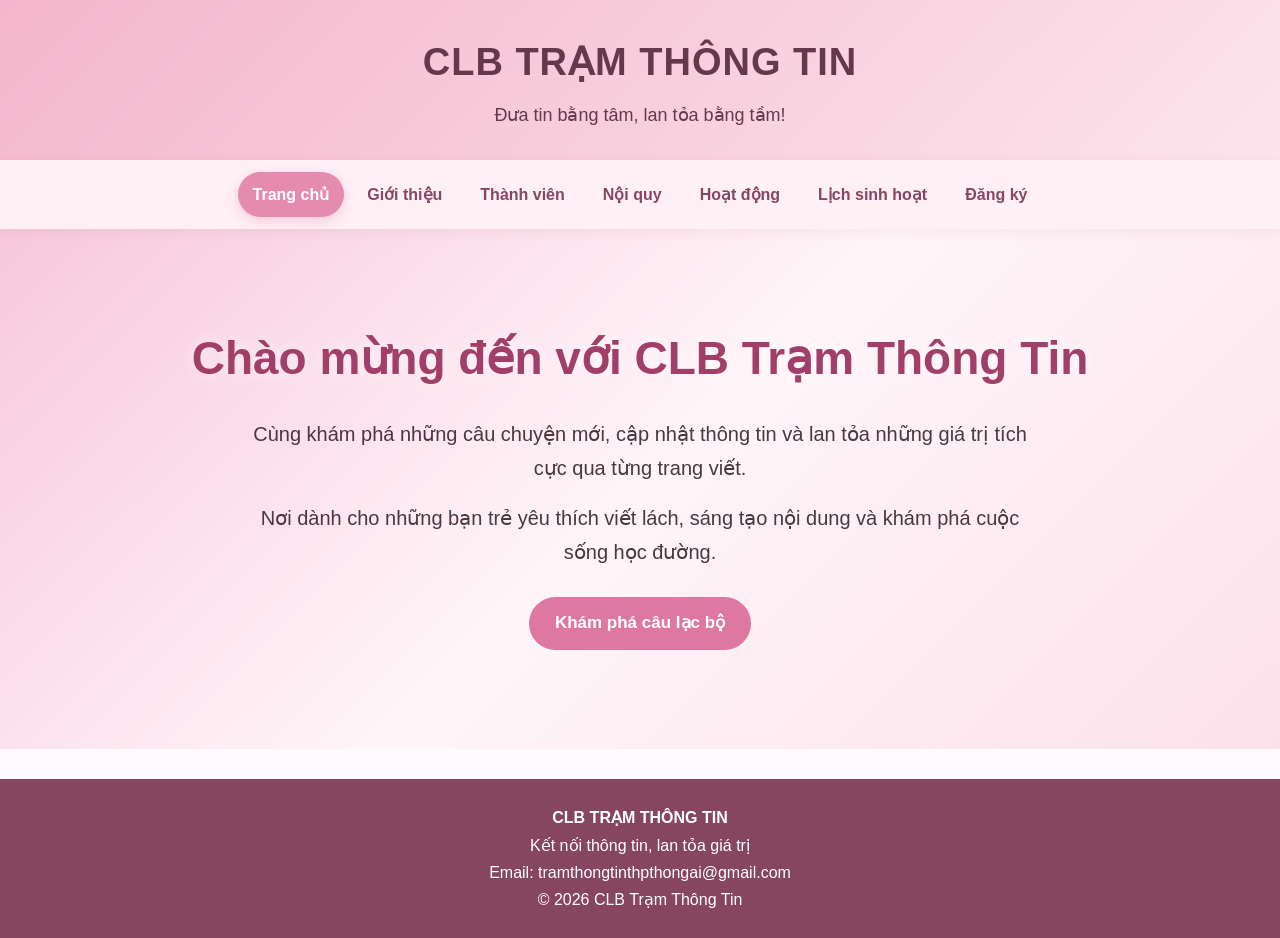
<file: index.html>
<!DOCTYPE html>
<html lang="vi">
<head>
    <meta charset="UTF-8">
    <meta name="viewport" content="width=device-width, initial-scale=1.0">
    <title>Trang chủ | CLB Trạm Thông Tin</title>
    <link rel="stylesheet" href="style.css">
</head>
<body>

<header>
    <h1>CLB TRẠM THÔNG TIN</h1>
    <p>Đưa tin bằng tâm, lan tỏa bằng tầm!</p>
</header>

<nav>
    <a href="index.html" class="active">Trang chủ</a>
    <a href="gioithieu.html">Giới thiệu</a>
    <a href="thanhvien.html">Thành viên</a>
    <a href="noiquy.html">Nội quy</a>
    <a href="hoatdong.html">Hoạt động</a>
    <a href="lich.html">Lịch sinh hoạt</a>
    <a href="dangky.html">Đăng ký</a>
</nav>

<main class="banner">
    <h2>Chào mừng đến với CLB Trạm Thông Tin</h2>

    <p>
        Cùng khám phá những câu chuyện mới, cập nhật thông tin
        và lan tỏa những giá trị tích cực qua từng trang viết.
    </p>

    <p>
        Nơi dành cho những bạn trẻ yêu thích viết lách,
        sáng tạo nội dung và khám phá cuộc sống học đường.
    </p>

    <a href="gioithieu.html" class="button">
        Khám phá câu lạc bộ
    </a>
</main>

<footer>
    <p><strong>CLB TRẠM THÔNG TIN</strong></p>
    <p>Kết nối thông tin, lan tỏa giá trị</p>
    <p>Email: tramthongtinthpthongai@gmail.com</p>
    <p>© 2026 CLB Trạm Thông Tin</p>
</footer>

</body>
</html>

<script>
    const sparkleSymbols = ["✦", "✧", "✨", "⋆"];

    function createSparkle() {
        const sparkle = document.createElement("span");

        sparkle.className = "sparkle";
        sparkle.textContent =
            sparkleSymbols[Math.floor(Math.random() * sparkleSymbols.length)];

        sparkle.style.left = Math.random() * 100 + "vw";
        sparkle.style.fontSize = (10 + Math.random() * 12) + "px";
        sparkle.style.animationDuration = (4 + Math.random() * 4) + "s";

        document.body.appendChild(sparkle);

        setTimeout(() => {
            sparkle.remove();
        }, 8000);
    }

    setInterval(createSparkle, 450);
</script>
</body>
</file>
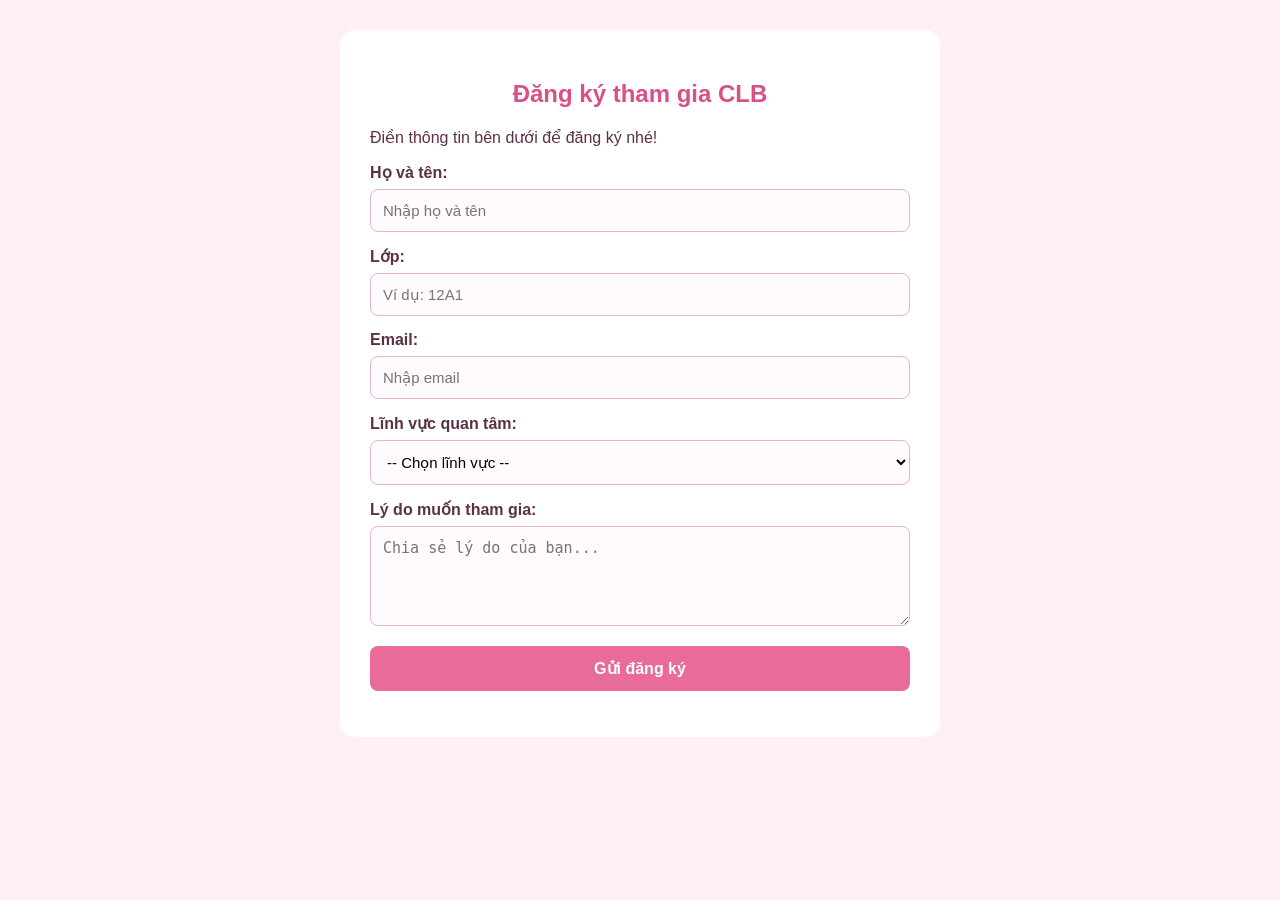
<file: dangky.html>
<!DOCTYPE html>
<html lang="vi">
<head>
    <meta charset="UTF-8">
    <meta name="viewport" content="width=device-width, initial-scale=1.0">
    <title>Đăng ký CLB Trạm Thông Tin</title>

    <style>
        body {
            margin: 0;
            padding: 30px 15px;
            font-family: Arial, sans-serif;
            background-color: #fff0f5;
            color: #5c3045;
        }

        .content {
            display: block;
            max-width: 600px;
            margin: 0 auto;
            padding: 30px;
            background-color: white;
            border-radius: 15px;
            box-sizing: border-box;
        }

        h2 {
            text-align: center;
            color: #d94f87;
        }

        label {
            display: block;
            margin-top: 15px;
            margin-bottom: 7px;
            font-weight: bold;
        }

        input, select, textarea {
            display: block;
            width: 100%;
            padding: 12px;
            border: 1px solid #e8b4ca;
            border-radius: 8px;
            box-sizing: border-box;
            font-size: 15px;
            background-color: #fffafd;
        }

        textarea {
            min-height: 100px;
            resize: vertical;
        }

        button {
            display: block;
            width: 100%;
            margin-top: 20px;
            padding: 13px;
            border: none;
            border-radius: 8px;
            background-color: #e86b9a;
            color: white;
            font-size: 16px;
            font-weight: bold;
            cursor: pointer;
        }

        button:hover {
            background-color: #d94f87;
        }

        .success-message {
            color: #27834a;
            text-align: center;
            font-weight: bold;
        }
    </style>
</head>

<body>
    
</header>
    <section class="content">
        <h2>Đăng ký tham gia CLB</h2>
        <p>Điền thông tin bên dưới để đăng ký nhé!</p>

        <form id="registrationForm">
            <label for="fullname">Họ và tên:</label>
            <input type="text" id="fullname"
                   placeholder="Nhập họ và tên" required>

            <label for="class">Lớp:</label>
            <input type="text" id="class"
                   placeholder="Ví dụ: 12A1" required>

            <label for="email">Email:</label>
            <input type="email" id="email"
                   placeholder="Nhập email" required>

            <label for="interest">Lĩnh vực quan tâm:</label>
            <select id="interest" required>
                <option value="">-- Chọn lĩnh vực --</option>
                <option value="Nội dung">Nội dung</option>
                <option value="Truyền thông">Truyền thông</option>
                <option value="Tổ chức sự kiện">Tổ chức sự kiện</option>
            </select>

            <label for="reason">Lý do muốn tham gia:</label>
            <textarea id="reason"
                      placeholder="Chia sẻ lý do của bạn..."
                      required></textarea>

            <button type="submit">Gửi đăng ký</button>

            <p id="successMessage" class="success-message"
               role="status" aria-live="polite"></p>
        </form>
    </section>

    <script>
        const form = document.getElementById("registrationForm");
        const message = document.getElementById("successMessage");

        form.addEventListener("submit", function(event) {
            event.preventDefault();

            message.textContent =
                "🎉 Đăng ký thành công! Cảm ơn bạn đã quan tâm đến CLB Trạm Thông Tin.";

            form.reset();
        });
    </script>
</body>
</html>
</file>
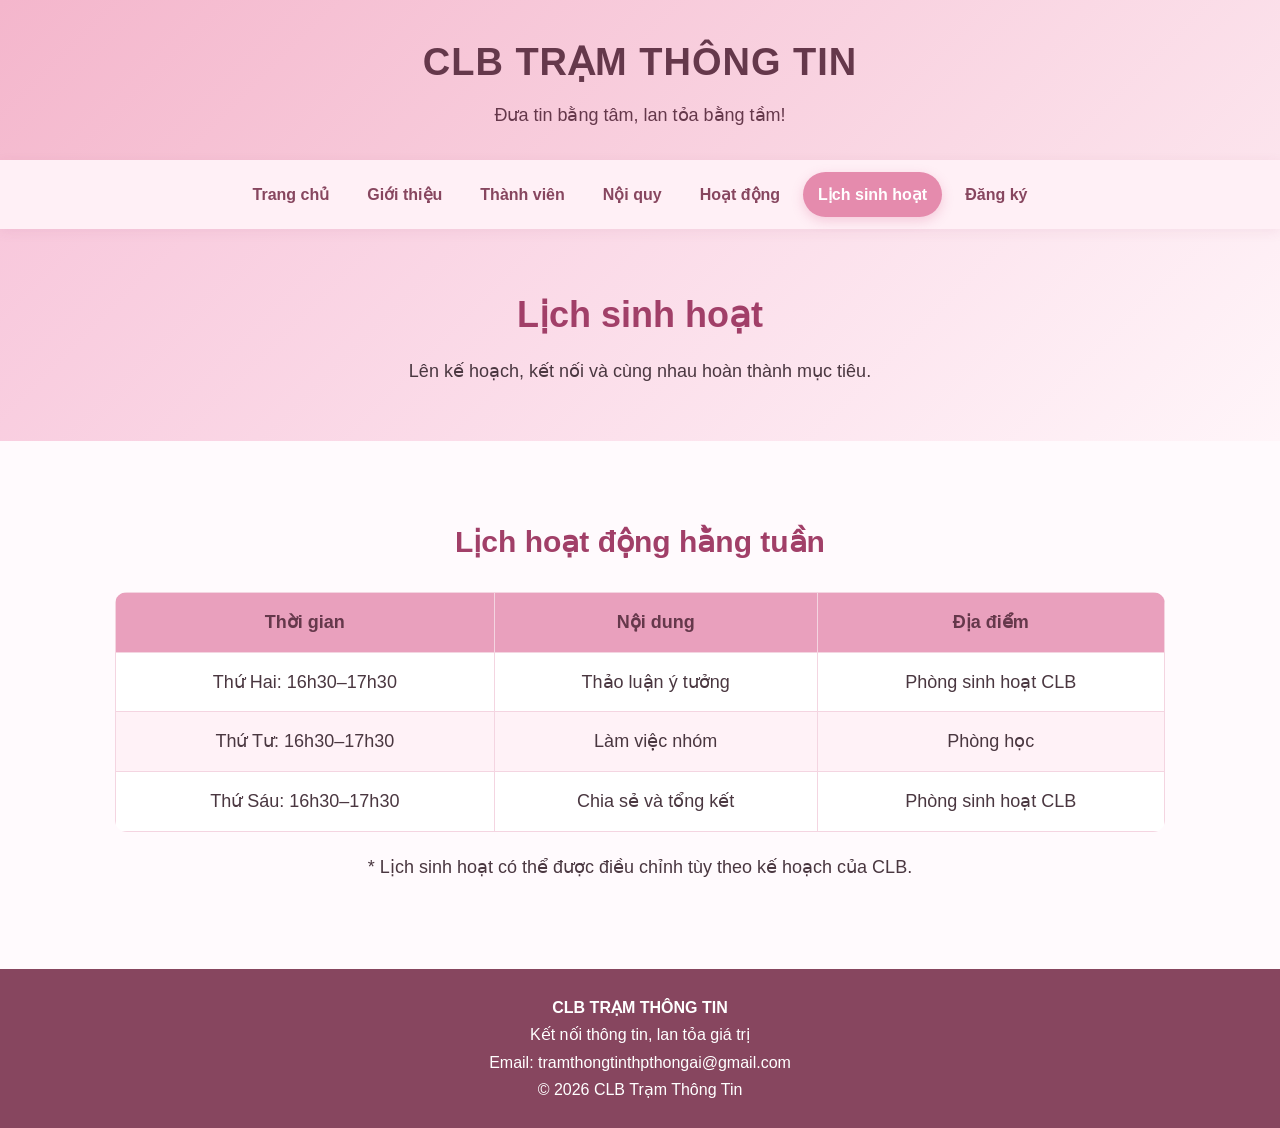
<file: lich.html>
<!DOCTYPE html>
<html lang="vi">
<head>
    <meta charset="UTF-8">
    <meta name="viewport" content="width=device-width, initial-scale=1.0">
    <title>Lịch sinh hoạt | CLB Trạm Thông Tin</title>
    <link rel="stylesheet" href="style.css">
</head>
<body>

<header>
    <h1>CLB TRẠM THÔNG TIN</h1>
    <p>Đưa tin bằng tâm, lan tỏa bằng tầm!</p>
</header>

<nav>
    <a href="index.html">Trang chủ</a>
    <a href="gioithieu.html">Giới thiệu</a>
    <a href="thanhvien.html">Thành viên</a>
    <a href="noiquy.html">Nội quy</a>
    <a href="hoatdong.html">Hoạt động</a>
    <a href="lich.html" class="active">Lịch sinh hoạt</a>
    <a href="dangky.html">Đăng ký</a>
</nav>

<div class="page-title">
    <h2>Lịch sinh hoạt</h2>
    <p>Lên kế hoạch, kết nối và cùng nhau hoàn thành mục tiêu.</p>
</div>

<main class="content">
    <h2>Lịch hoạt động hằng tuần</h2>

    <table>
        <thead>
            <tr>
                <th>Thời gian</th>
                <th>Nội dung</th>
                <th>Địa điểm</th>
            </tr>
        </thead>
        <tbody>
            <tr>
                <td>Thứ Hai: 16h30–17h30</td>
                <td>Thảo luận ý tưởng</td>
                <td>Phòng sinh hoạt CLB</td>
            </tr>
            <tr>
                <td>Thứ Tư: 16h30–17h30</td>
                <td>Làm việc nhóm</td>
                <td>Phòng học</td>
            </tr>
            <tr>
                <td>Thứ Sáu: 16h30–17h30</td>
                <td>Chia sẻ và tổng kết</td>
                <td>Phòng sinh hoạt CLB</td>
            </tr>
        </tbody>
    </table>

    <p style="text-align: center; margin-top: 20px;">
        * Lịch sinh hoạt có thể được điều chỉnh tùy theo kế hoạch của CLB.
    </p>
</main>

<footer>
    <p><strong>CLB TRẠM THÔNG TIN</strong></p>
    <p>Kết nối thông tin, lan tỏa giá trị</p>
    <p>Email: tramthongtinthpthongai@gmail.com</p>
    <p>© 2026 CLB Trạm Thông Tin</p>
</footer>

</body>
</html>

<script>
    const sparkleSymbols = ["✦", "✧", "✨", "⋆"];

    function createSparkle() {
        const sparkle = document.createElement("span");

        sparkle.className = "sparkle";
        sparkle.textContent =
            sparkleSymbols[Math.floor(Math.random() * sparkleSymbols.length)];

        sparkle.style.left = Math.random() * 100 + "vw";
        sparkle.style.fontSize = (10 + Math.random() * 12) + "px";
        sparkle.style.animationDuration = (4 + Math.random() * 4) + "s";

        document.body.appendChild(sparkle);

        setTimeout(() => {
            sparkle.remove();
        }, 8000);
    }

    setInterval(createSparkle, 450);
</script>
</body>
</file>
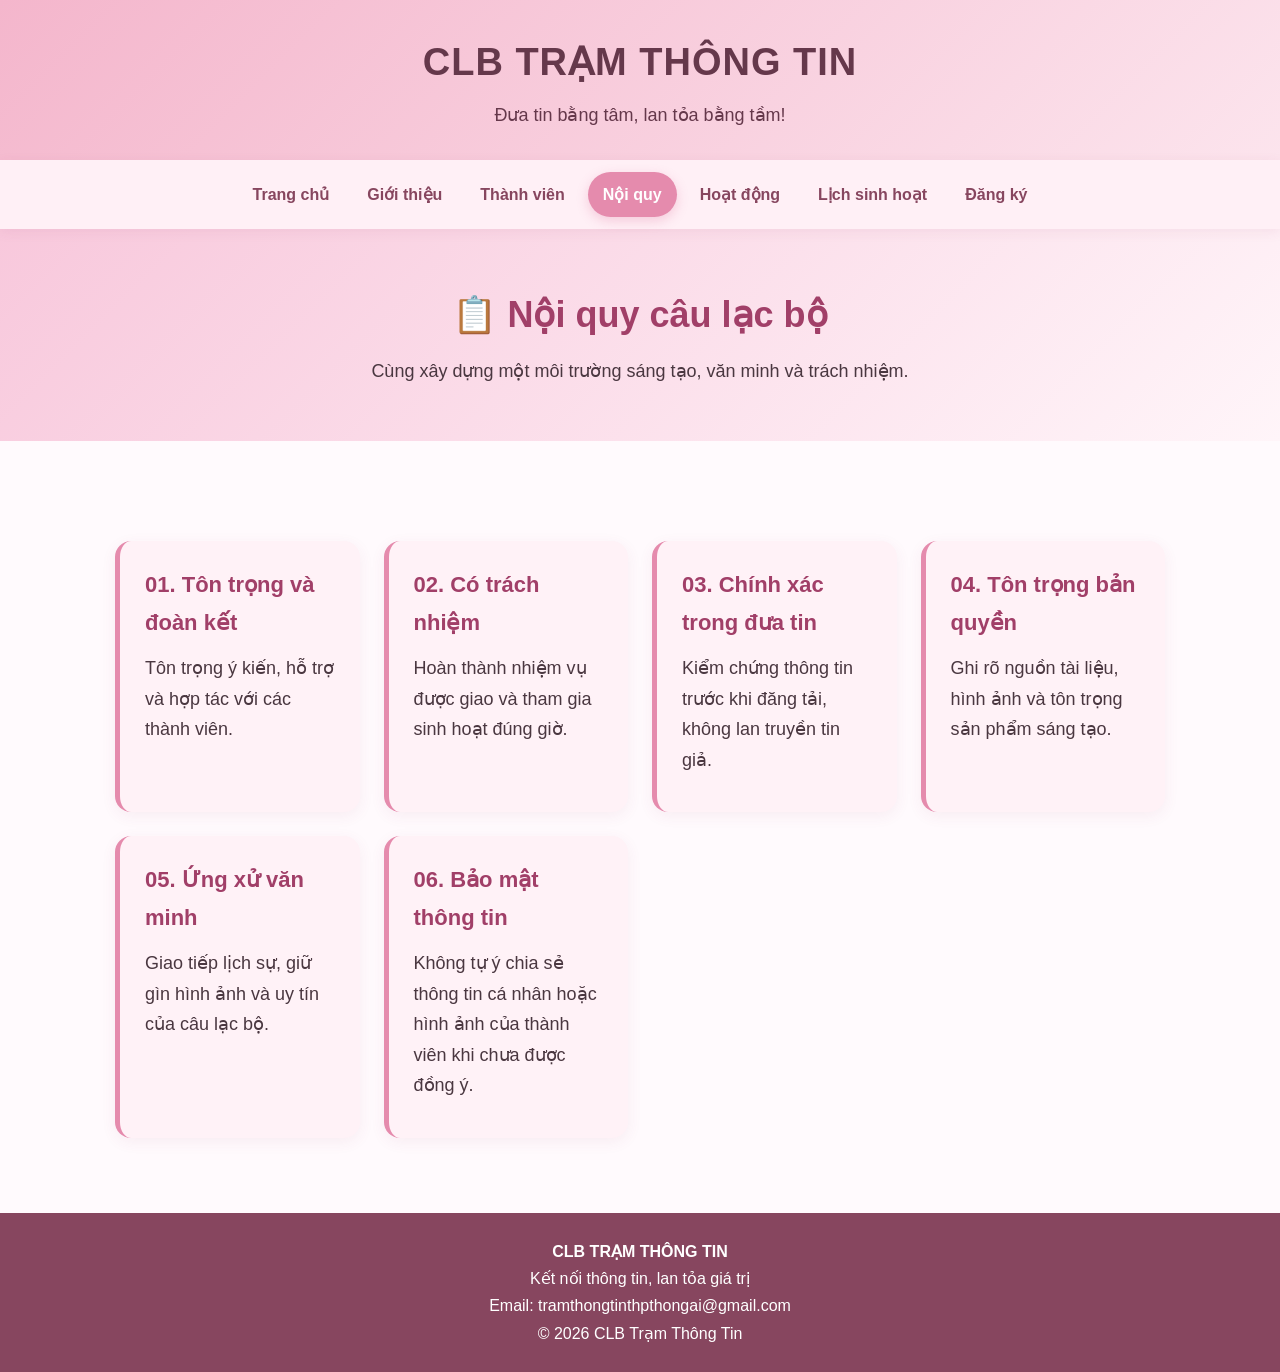
<file: noiquy.html>
<!DOCTYPE html>
<html lang="vi">
<head>
    <meta charset="UTF-8">
    <meta name="viewport" content="width=device-width, initial-scale=1.0">
    <title>Nội quy | CLB Trạm Thông Tin</title>
    <link rel="stylesheet" href="style.css">
</head>
<body>

<header>
    <h1>CLB TRẠM THÔNG TIN</h1>
    <p>Đưa tin bằng tâm, lan tỏa bằng tầm!</p>
</header>

<nav>
    <a href="index.html">Trang chủ</a>
    <a href="gioithieu.html">Giới thiệu</a>
    <a href="thanhvien.html">Thành viên</a>
    <a href="noiquy.html" class="active">Nội quy</a>
    <a href="hoatdong.html">Hoạt động</a>
    <a href="lich.html">Lịch sinh hoạt</a>
    <a href="dangky.html">Đăng ký</a>
</nav>

<div class="page-title">
    <h2>📋 Nội quy câu lạc bộ</h2>
    <p>Cùng xây dựng một môi trường sáng tạo, văn minh và trách nhiệm.</p>
</div>

<main class="content">
    <div class="card-container">

        <div class="card">
            <h3>01. Tôn trọng và đoàn kết</h3>
            <p>Tôn trọng ý kiến, hỗ trợ và hợp tác với các thành viên.</p>
        </div>

        <div class="card">
            <h3>02. Có trách nhiệm</h3>
            <p>Hoàn thành nhiệm vụ được giao và tham gia sinh hoạt đúng giờ.</p>
        </div>

        <div class="card">
            <h3>03. Chính xác trong đưa tin</h3>
            <p>Kiểm chứng thông tin trước khi đăng tải, không lan truyền tin giả.</p>
        </div>

        <div class="card">
            <h3>04. Tôn trọng bản quyền</h3>
            <p>Ghi rõ nguồn tài liệu, hình ảnh và tôn trọng sản phẩm sáng tạo.</p>
        </div>

        <div class="card">
            <h3>05. Ứng xử văn minh</h3>
            <p>Giao tiếp lịch sự, giữ gìn hình ảnh và uy tín của câu lạc bộ.</p>
        </div>

        <div class="card">
            <h3>06. Bảo mật thông tin</h3>
            <p>Không tự ý chia sẻ thông tin cá nhân hoặc hình ảnh của thành viên khi chưa được đồng ý.</p>
        </div>

    </div>
</main>

<footer>
    <p><strong>CLB TRẠM THÔNG TIN</strong></p>
    <p>Kết nối thông tin, lan tỏa giá trị</p>
    <p>Email: tramthongtinthpthongai@gmail.com</p>
    <p>© 2026 CLB Trạm Thông Tin</p>
</footer>

</body>
</html>

<script>
    const sparkleSymbols = ["✦", "✧", "✨", "⋆"];

    function createSparkle() {
        const sparkle = document.createElement("span");

        sparkle.className = "sparkle";
        sparkle.textContent =
            sparkleSymbols[Math.floor(Math.random() * sparkleSymbols.length)];

        sparkle.style.left = Math.random() * 100 + "vw";
        sparkle.style.fontSize = (10 + Math.random() * 12) + "px";
        sparkle.style.animationDuration = (4 + Math.random() * 4) + "s";

        document.body.appendChild(sparkle);

        setTimeout(() => {
            sparkle.remove();
        }, 8000);
    }

    setInterval(createSparkle, 450);
</script>
</body>
</file>
<file: style.css>
/* =====================================
   1. CÀI ĐẶT CHUNG
===================================== */

* {
    margin: 0;
    padding: 0;
    box-sizing: border-box;
}

html {
    scroll-behavior: smooth;
}

body {
    font-family: Arial, sans-serif;
    background: #fffafd;
    color: #4a3740;
    font-size: 18px;
    line-height: 1.7;
}

/* =====================================
   2. PHẦN ĐẦU TRANG
===================================== */

header {
    background: linear-gradient(135deg, #f4b6cc, #fce4ed);
    color: #65384b;
    text-align: center;
    padding: 30px 15px;
}

header h1 {
    font-size: 38px;
    letter-spacing: 1px;
}

header p {
    margin-top: 5px;
    font-size: 18px;
}

/* =====================================
   3. THANH MENU
===================================== */

nav {
    background: #fff0f6;
    display: flex;
    justify-content: center;
    flex-wrap: wrap;
    gap: 8px;
    padding: 12px;
    box-shadow: 0 3px 12px #a13f6815;
    position: relative;
    z-index: 10;
}

nav a {
    text-decoration: none;
    color: #87465f;
    font-weight: bold;
    font-size: 16px;
    padding: 9px 15px;
    border-radius: 25px;
    transition: background 0.3s ease,
                color 0.3s ease,
                transform 0.3s ease,
                box-shadow 0.3s ease;
}

nav a:hover,
nav a.active {
    background: #e58bad;
    color: white;
    box-shadow: 0 4px 12px #d85b8a40;
}

nav a:hover {
    transform: translateY(-3px);
}

/* =====================================
   4. BANNER TRANG CHỦ
===================================== */

.banner {
    min-height: 520px;
    padding: 80px 20px;
    background: linear-gradient(
        135deg,
        #f8c8dc,
        #fff5f9,
        #fce1eb
    );
    display: flex;
    flex-direction: column;
    justify-content: center;
    align-items: center;
    text-align: center;
}

.banner h2 {
    color: #a13f68;
    font-size: 46px;
    max-width: 900px;
    line-height: 1.3;
    margin-bottom: 20px;
    text-shadow: 0 0 15px #ffffffb3;
}

.banner p {
    font-size: 20px;
    max-width: 780px;
    margin: 8px auto;
}

/* =====================================
   5. NÚT BẤM
===================================== */

.button {
    display: inline-block;
    background: #df78a1;
    color: white;
    padding: 12px 26px;
    border: none;
    border-radius: 30px;
    text-decoration: none;
    font-weight: bold;
    font-size: 17px;
    cursor: pointer;
    margin-top: 20px;
    transition: background 0.3s ease,
                transform 0.3s ease,
                box-shadow 0.3s ease;
}

.button:hover {
    background: #c95382;
    transform: translateY(-3px);
    box-shadow: 0 6px 18px #d85b8a50;
}

/* =====================================
   6. TIÊU ĐỀ CÁC TRANG
===================================== */

.page-title {
    background: linear-gradient(135deg, #f8c8dc, #fff5f9);
    text-align: center;
    padding: 55px 20px;
}

.page-title h2 {
    color: #a13f68;
    font-size: 36px;
}

.page-title p {
    margin-top: 10px;
    font-size: 18px;
}

/* =====================================
   7. NỘI DUNG CHÍNH
===================================== */

.content {
    max-width: 1100px;
    margin: 40px auto;
    padding: 35px 25px;
}

.content h2 {
    color: #a13f68;
    text-align: center;
    font-size: 30px;
    margin-bottom: 25px;
}

.content p {
    margin: 12px 0;
}

/* =====================================
   8. CÁC THẺ GIỚI THIỆU
===================================== */

.card-container {
    display: grid;
    grid-template-columns: repeat(
        auto-fit,
        minmax(230px, 1fr)
    );
    gap: 24px;
    margin-top: 25px;
}

.card {
    background: #fff2f7;
    padding: 25px;
    border-radius: 16px;
    border-left: 5px solid #e58bad;
    box-shadow: 0 4px 15px #a13f6812;
    transition: transform 0.3s ease,
                box-shadow 0.3s ease;
}

.card:hover {
    transform: translateY(-6px);
    box-shadow: 0 10px 25px #d85b8a35;
}

.card h3 {
    color: #a13f68;
    font-size: 22px;
    margin-bottom: 10px;
}

/* =====================================
   9. THÀNH VIÊN CLB
===================================== */

.member-card {
    background: white;
    padding: 25px;
    text-align: center;
    border-radius: 18px;
    box-shadow: 0 5px 18px #a13f6815;
    transition: transform 0.3s ease,
                box-shadow 0.3s ease;
}

.member-card:hover {
    transform: translateY(-6px);
    box-shadow: 0 10px 25px #d85b8a35;
}

.member-card img {
    width: 125px;
    height: 125px;
    border-radius: 50%;
    object-fit: cover;
    border: 4px solid #ffe4ef;
    margin-bottom: 12px;
    transition: transform 0.4s ease;
}

.member-card:hover img {
    transform: scale(1.06);
}

.member-card h3 {
    color: #a13f68;
    font-size: 22px;
}

/* =====================================
   10. HOẠT ĐỘNG NỔI BẬT
===================================== */

.activity-grid {
    display: grid;
    grid-template-columns: repeat(3, minmax(0, 1fr));
    gap: 24px;
    margin-top: 25px;
}

.activity-card {
    background: white;
    padding: 16px;
    border-radius: 16px;
    box-shadow: 0 4px 15px #a13f6815;
    overflow: hidden;
    transition: transform 0.3s ease,
                box-shadow 0.3s ease;
}

.activity-card:hover {
    transform: translateY(-6px);
    box-shadow: 0 10px 25px #d85b8a35;
}

.activity-card img {
    display: block;
    width: 100%;
    height: 200px;
    object-fit: cover;
    border-radius: 12px;
    transition: transform 0.4s ease;
}

.activity-card:hover img {
    transform: scale(1.03);
}

.activity-card h3 {
    color: #a13f68;
    font-size: 22px;
    margin-top: 15px;
}

/* =====================================
   11. VIDEO
===================================== */

.video-section,
.activity-video {
    max-width: 900px;
    margin: 40px auto;
    padding: 25px;
    text-align: center;
    background: #fff0f6;
    border-radius: 18px;
    box-shadow: 0 6px 22px #d85b8a20;
}

.video-section h2,
.activity-video h2 {
    color: #a13f68;
    font-size: 28px;
    margin-bottom: 12px;
}

.video-section video,
.activity-video video {
    display: block;
    width: 100%;
    max-width: 750px;
    max-height: 500px;
    margin: 20px auto 0;
    border-radius: 12px;
}

.video-section iframe,
.activity-video iframe {
    width: 100%;
    max-width: 750px;
    aspect-ratio: 16 / 9;
    height: auto;
    border: none;
    border-radius: 12px;
    margin-top: 20px;
}

/* =====================================
   12. BẢNG LỊCH SINH HOẠT
===================================== */

table {
    width: 100%;
    border-collapse: collapse;
    background: white;
    margin-top: 25px;
    border-radius: 12px;
    overflow: hidden;
}

th,
td {
    padding: 14px;
    text-align: center;
    border: 1px solid #f4d5e1;
}

th {
    background: #e9a0bd;
    color: #65384b;
}

tr:nth-child(even) {
    background: #fff2f7;
}

/* =====================================
   13. FORM ĐĂNG KÝ
===================================== */

#registrationForm {
    max-width: 650px;
    margin: 25px auto 0;
    padding: 30px;
    background: #fff2f7;
    border-radius: 18px;
    box-shadow: 0 5px 20px #a13f6815;

    display: flex;
    flex-direction: column;
    gap: 10px;
}

#registrationForm label {
    display: block;
    margin: 8px 0 0;
    font-size: 17px;
    font-weight: bold;
    color: #87465f;
}

#registrationForm input,
#registrationForm select,
#registrationForm textarea {
    display: block;
    width: 100%;
    padding: 12px;
    border: 1px solid #e9b6ca;
    border-radius: 8px;
    font-size: 17px;
    font-family: Arial, sans-serif;
    background: white;
    color: #4a3740;
    transition: border-color 0.3s ease,
                box-shadow 0.3s ease;
}

#registrationForm input:focus,
#registrationForm select:focus,
#registrationForm textarea:focus {
    outline: none;
    border-color: #df78a1;
    box-shadow: 0 0 0 3px #df78a125;
}

#registrationForm textarea {
    resize: vertical;
    min-height: 100px;
}

#registrationForm .button {
    width: 100%;
    margin-top: 15px;
}

.success-message {
    color: #218838;
    background: #e8f8ec;
    padding: 15px;
    margin-top: 20px;
    border-radius: 10px;
    font-weight: bold;
    text-align: center;
}

.success-message:empty {
    display: none;
}

/* =====================================
   14. CHÂN TRANG
===================================== */

footer {
    background: #87465f;
    color: white;
    text-align: center;
    padding: 25px 15px;
    margin-top: 30px;
}

footer p {
    font-size: 16px;
}

/* =====================================
   15. HIỆU ỨNG MÀN HÌNH NHỎ
===================================== */

@media (max-width: 768px) {
    header h1 {
        font-size: 28px;
    }

    header p {
        font-size: 16px;
    }

    nav {
        gap: 4px;
    }

    nav a {
        font-size: 14px;
        padding: 7px 10px;
    }

    .banner {
        min-height: 430px;
        padding: 55px 18px;
    }

    .banner h2 {
        font-size: 32px;
    }

    .banner p {
        font-size: 18px;
    }

    .page-title h2 {
        font-size: 29px;
    }

    .content {
        padding: 30px 18px;
    }

    .content h2 {
        font-size: 26px;
    }

    .activity-grid {
        grid-template-columns: 1fr;
    }

    .activity-card img {
        height: 220px;
    }

    .video-section,
    .activity-video {
        padding: 18px;
    }

    table {
        font-size: 14px;
    }

    th,
    td {
        padding: 8px 4px;
    }

    #registrationForm {
        padding: 20px;
    }
}

/* =====================================
   16. HIỆU ỨNG LẤP LÁNH
===================================== */

.sparkle {
    position: fixed;
    top: -20px;
    z-index: 9999;
    color: #f09abb;
    pointer-events: none;
    user-select: none;
    animation: sparkle-fall linear forwards;
    text-shadow: 0 0 8px #ffc6df, 0 0 15px #ffffff;
}

@keyframes sparkle-fall {
    0% {
        transform: translateY(-20px) rotate(0deg) scale(0.6);
        opacity: 0;
    }

    15% {
        opacity: 1;
    }

    80% {
        opacity: 0.9;
    }

    100% {
        transform: translateY(105vh) rotate(240deg) scale(1.2);
        opacity: 0;
    }
}

/* =====================================
   17. HỖ TRỢ NGƯỜI GIẢM CHUYỂN ĐỘNG
===================================== */

@media (prefers-reduced-motion: reduce) {
    html {
        scroll-behavior: auto;
    }

    *,
    *::before,
    *::after {
        transition: none !important;
    }
}
</file>
